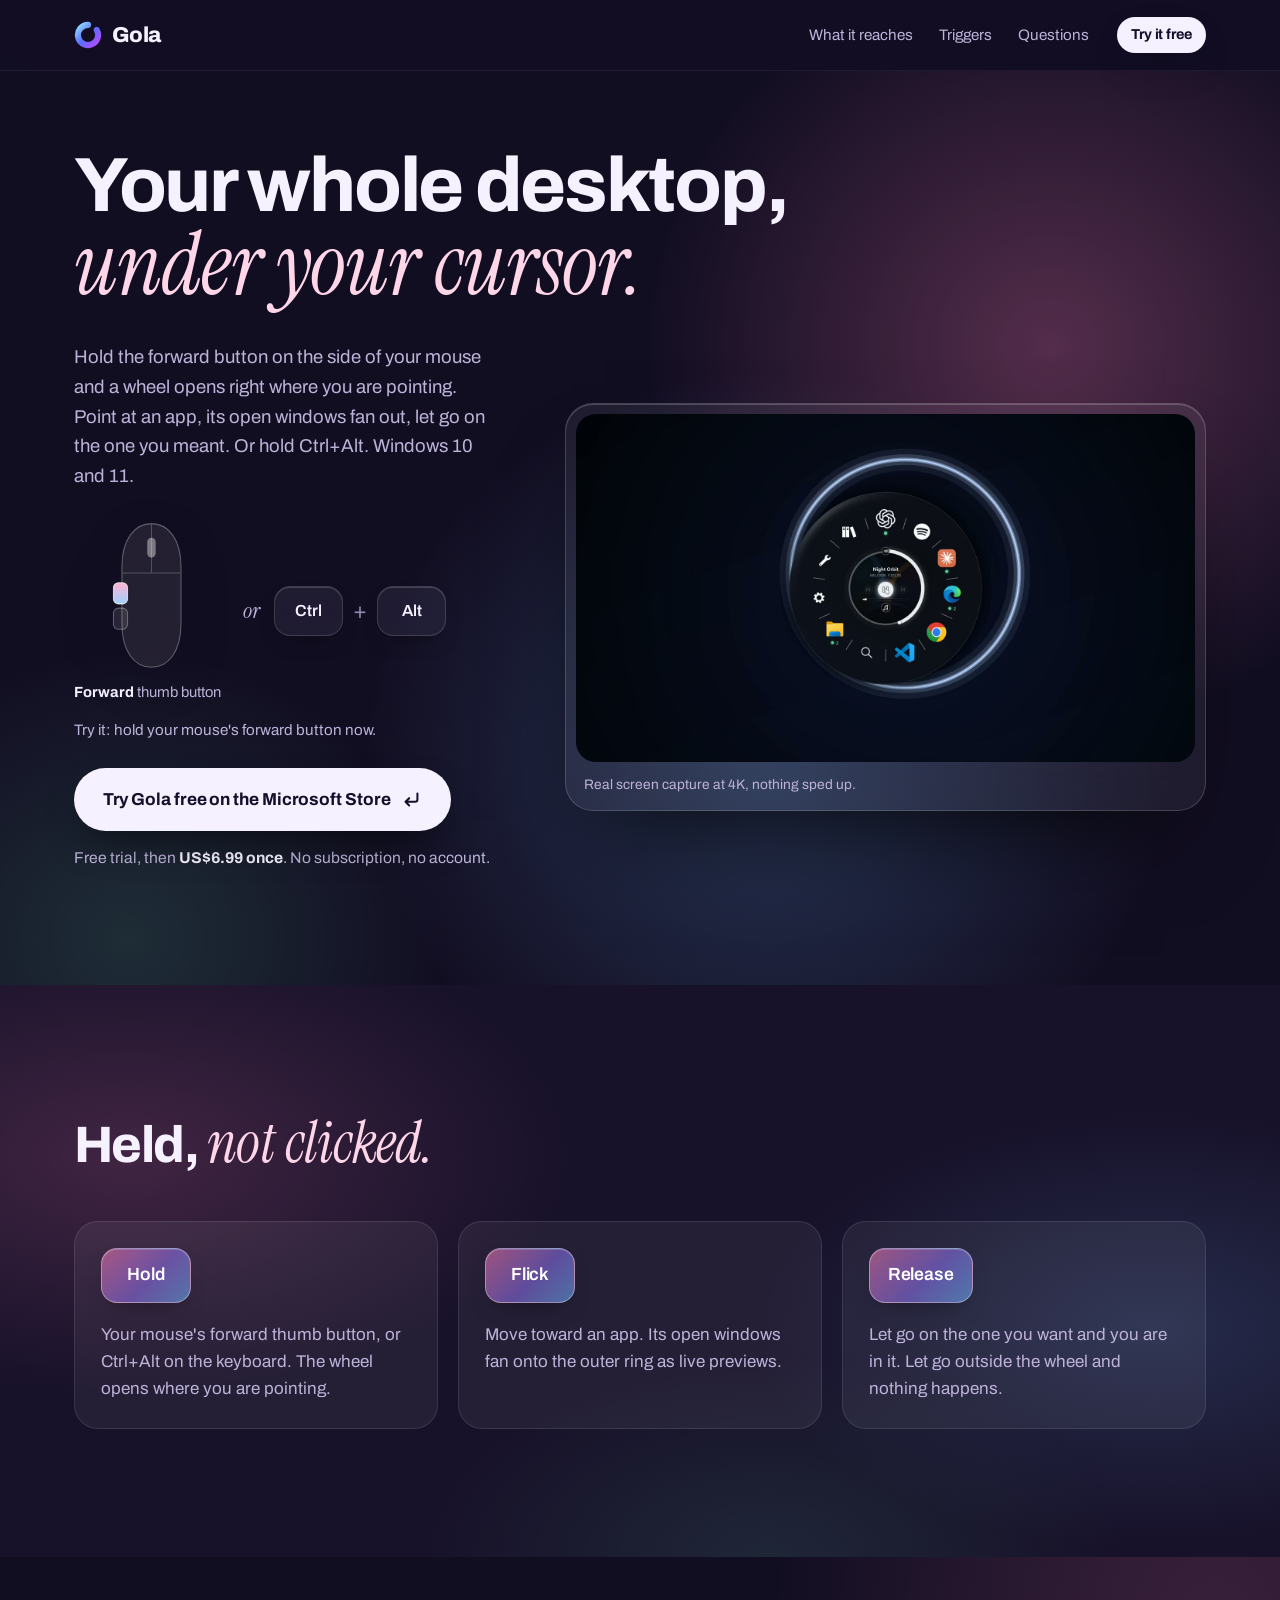
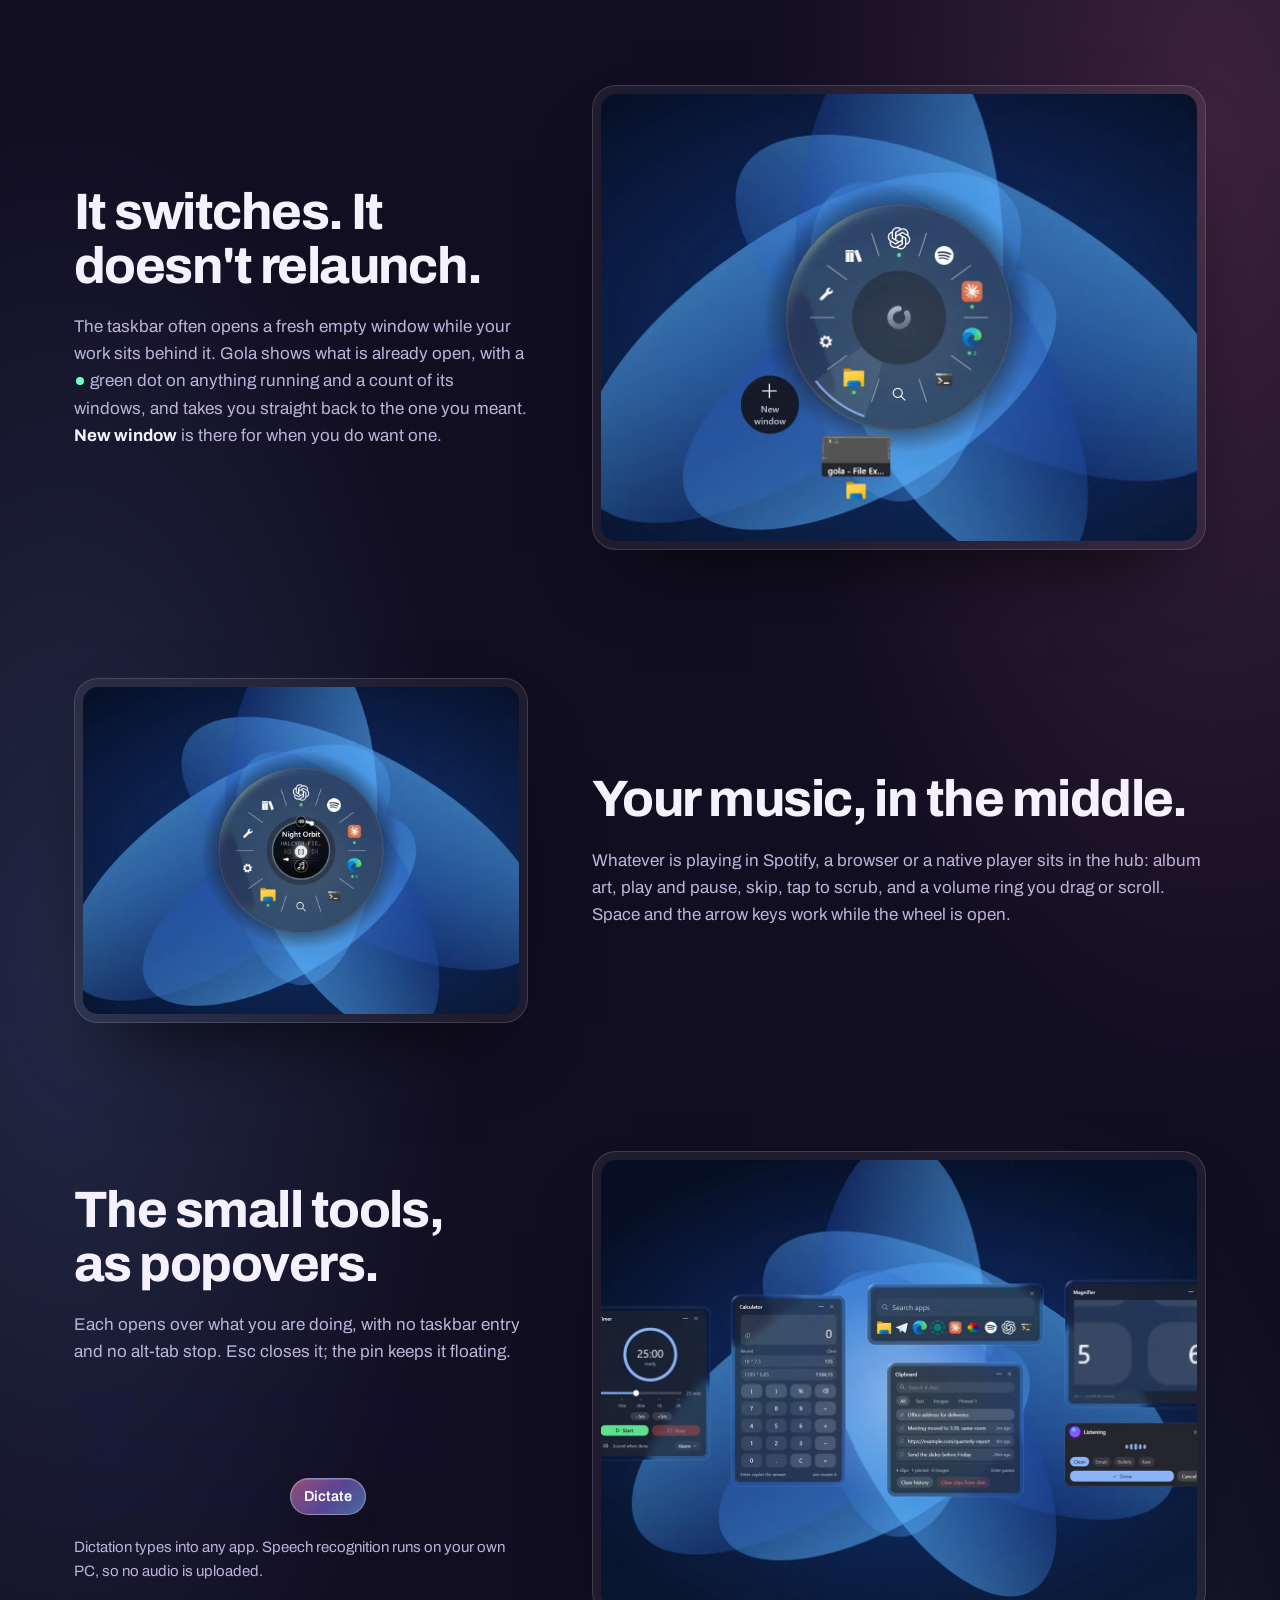
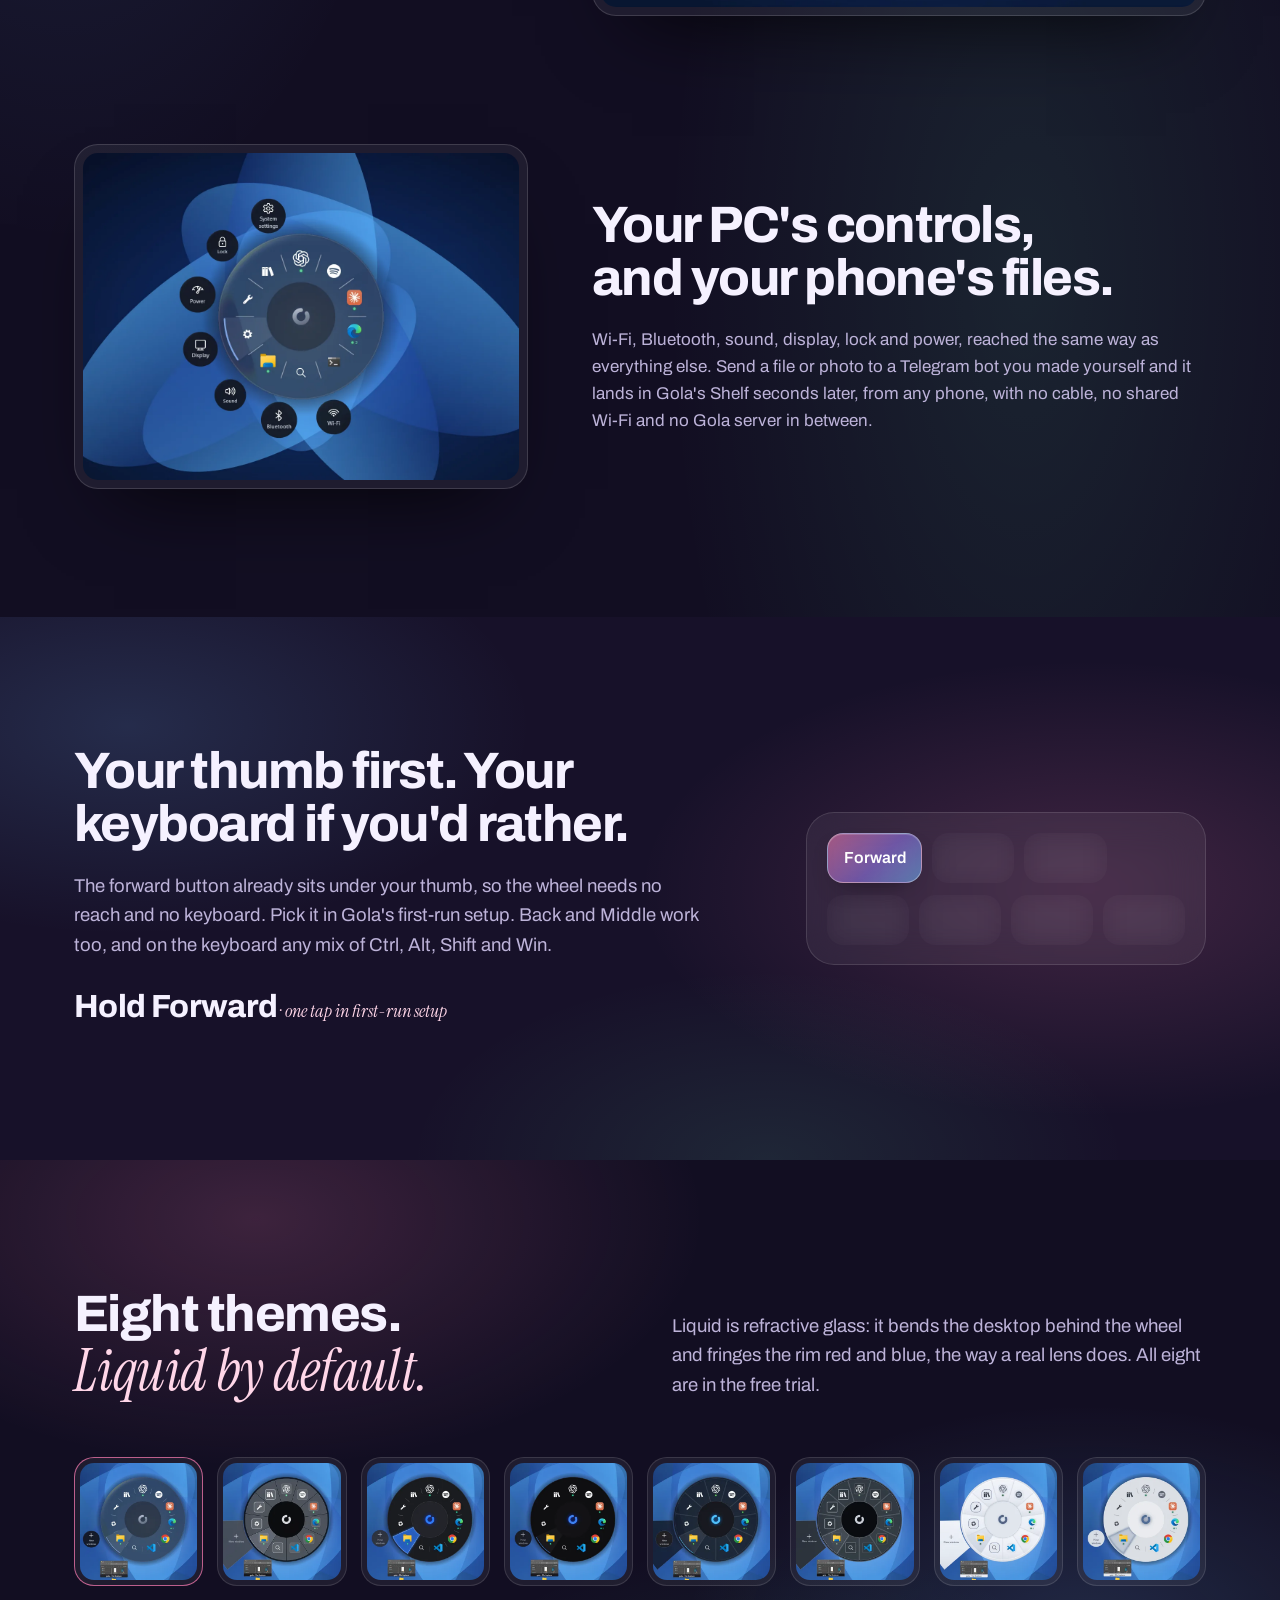
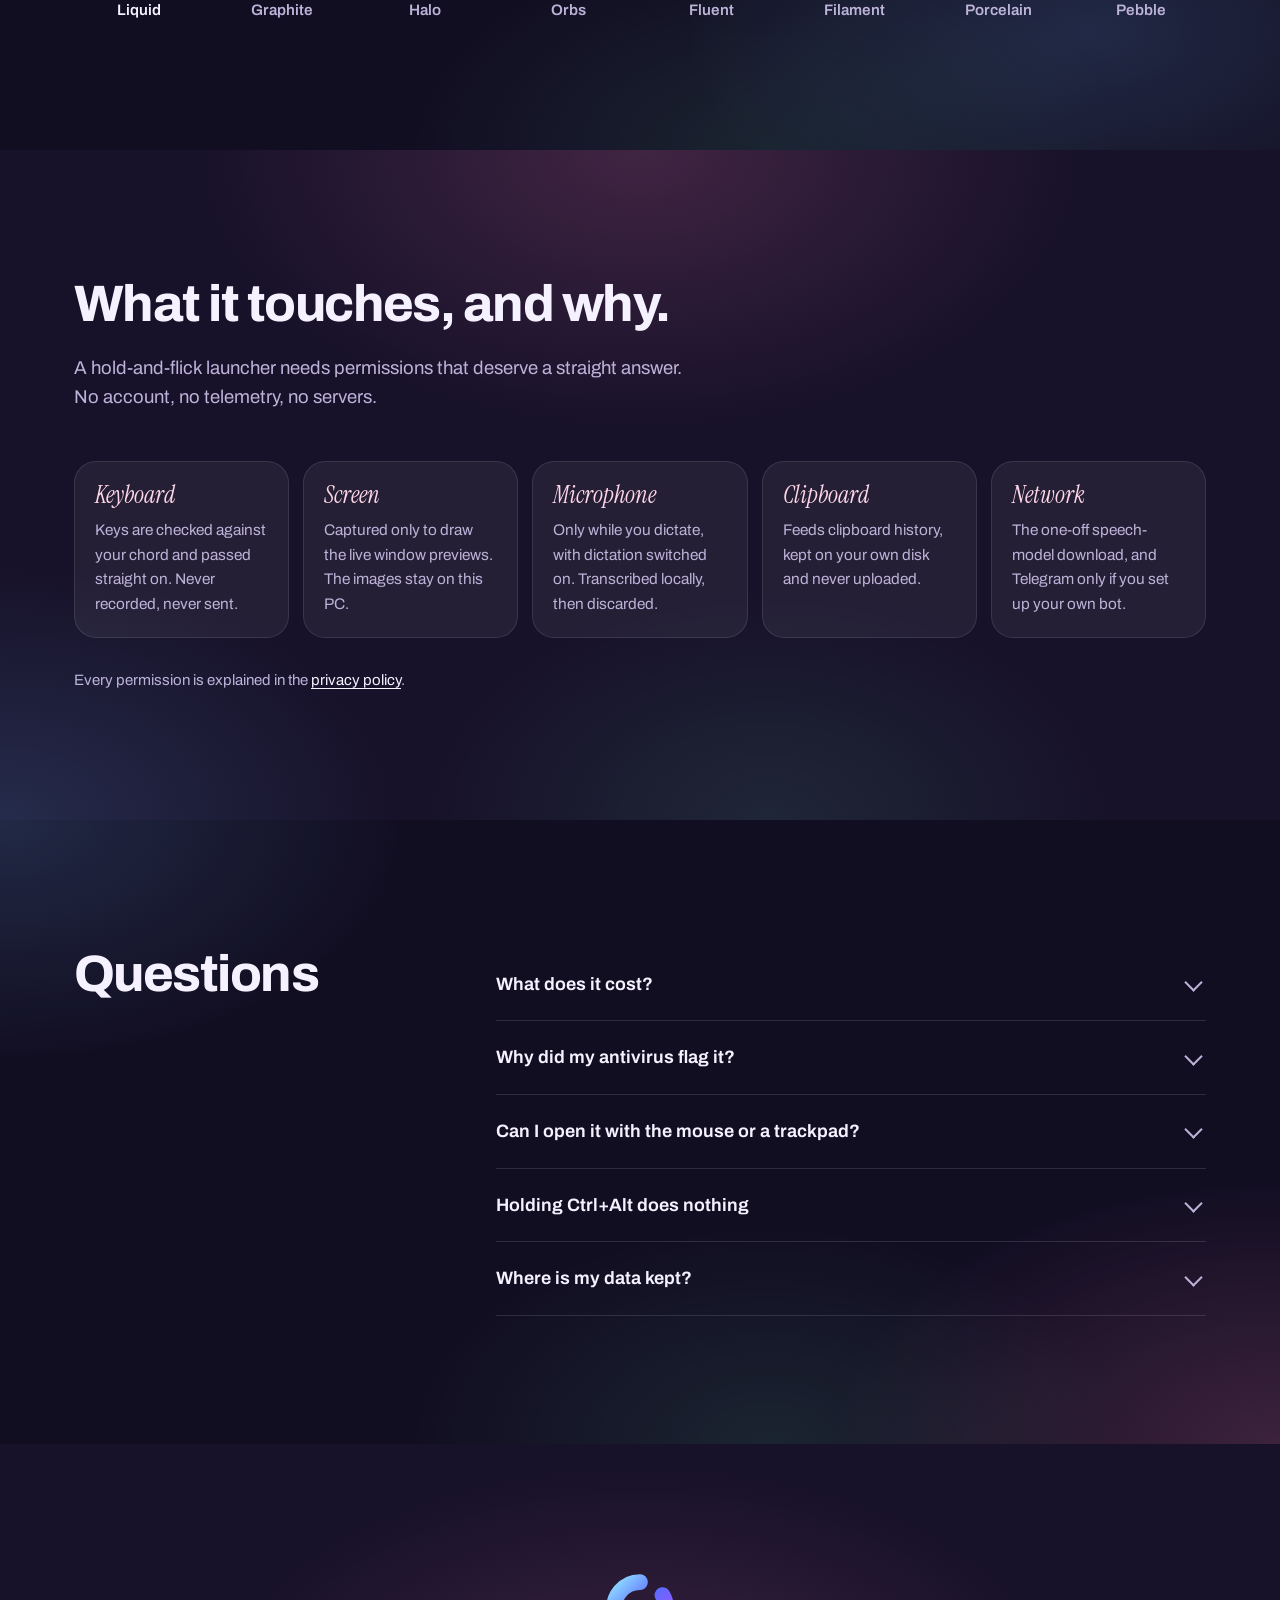
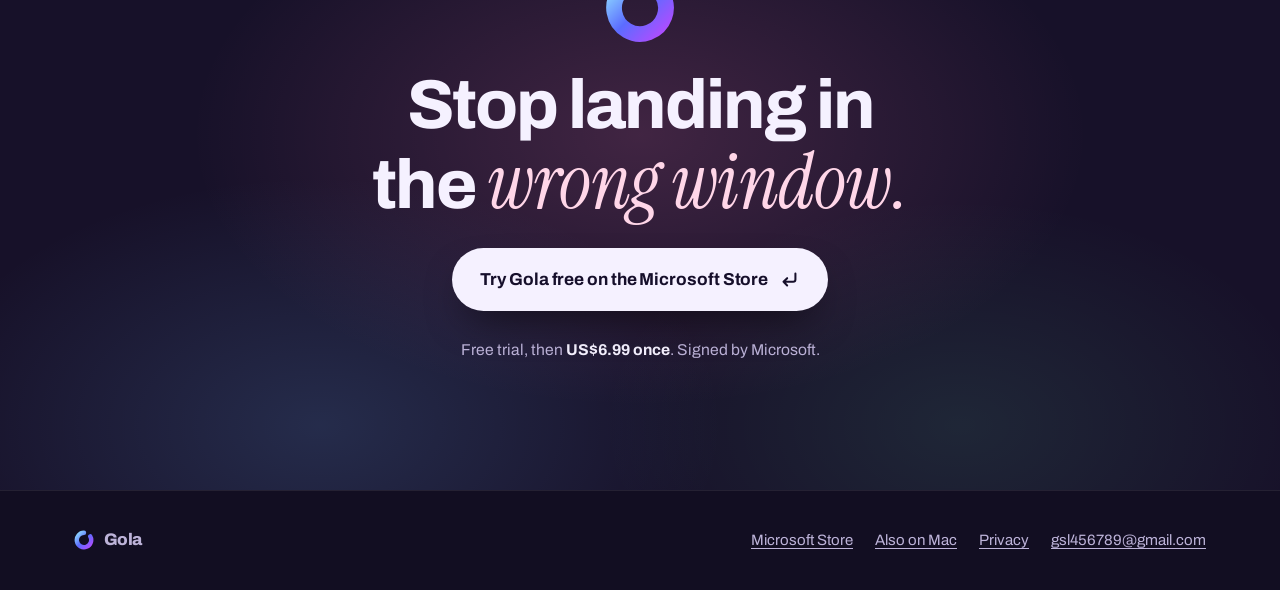
<file: index.html>
<!doctype html>
<html lang="en">
<head>
  <meta charset="utf-8">
  <meta name="viewport" content="width=device-width, initial-scale=1">
  <title>Gola — your whole desktop, under your cursor</title>
  <meta name="description" content="Hold a key chord or a mouse button and a wheel opens right where you are pointing. Point at an app, its open windows fan out, release on the one you meant. For Windows 10 and 11.">
  <meta name="theme-color" content="#120E22">
  <link rel="canonical" href="https://gsl0001.github.io/gola/">
  <link rel="icon" type="image/png" href="assets/icons/favicon.png">
  <link rel="preconnect" href="https://fonts.googleapis.com">
  <link rel="preconnect" href="https://fonts.gstatic.com" crossorigin>
  <link rel="stylesheet" href="https://fonts.googleapis.com/css2?family=Archivo:wdth,wght@62..125,400..900&family=Instrument+Serif:ital@1&display=swap">
  <link rel="stylesheet" href="styles.css?v=201">
  <link rel="preload" as="image" href="assets/v109/hero.jpg">

  <meta property="og:title" content="Gola — your whole desktop, under your cursor">
  <meta property="og:description" content="A wheel under your cursor that switches to the window you already have open. No account, no telemetry, no servers.">
  <meta property="og:type" content="website">
  <meta property="og:url" content="https://gsl0001.github.io/gola/">
  <meta property="og:image" content="https://gsl0001.github.io/gola/assets/v107/og.jpg">
  <meta name="twitter:card" content="summary_large_image">
</head>
<body>
<!--
THESIS: the whole desktop under your thumb. Lead with the mouse forward button, Ctrl+Alt second, real desk footage beside it.
OWN-WORLD: Dark Aurora (user pick 2026-10-11, from Pinterest-sourced options): aubergine night #120E22, pink/sky/mint aurora light pooled behind each section, frosted glass panels, one pale Store pill; Archivo + Instrument Serif italic accents.
STORY: see the wheel working, learn the thumb gesture, see what it reaches, trust it (privacy, price), get it from the Store.
FIRST VIEWPORT: two-line headline across; left: lede, mouse with lit forward button, "or" Ctrl+Alt, Store pill + price; right: footage on a glass slab.
FORM: user-directed theme ("D, but darker"), replacing Keycap Set (seed 8dfe7fc5).
FINISH: unreviewed and undocumented is unfinished; this build ends with the finish review, the verdict, DESIGN.md, and every shipping raster carrying its provenance
-->

<a class="skip-link" href="#main">Skip to content</a>

<svg width="0" height="0" aria-hidden="true" style="position:absolute">
  <defs>
    <linearGradient id="ring" x1="0" y1="0" x2="1" y2="1">
      <stop offset="0%" stop-color="#8FDCFF"/><stop offset="50%" stop-color="#5B6CFF"/><stop offset="100%" stop-color="#B44BFF"/>
    </linearGradient>
    <symbol id="mark" viewBox="0 0 32 32">
      <path d="M25.98 10.24 A11.52 11.52 0 1 1 16.00 4.48" fill="none" stroke="url(#ring)" stroke-width="7" stroke-linecap="round"/>
    </symbol>
    <symbol id="ret" viewBox="0 0 24 24">
      <path d="M19 5v6.5a2.5 2.5 0 0 1-2.5 2.5H6m0 0 4-4m-4 4 4 4" fill="none" stroke="currentColor" stroke-width="2.2" stroke-linecap="round" stroke-linejoin="round"/>
    </symbol>
  </defs>
</svg>

<header class="topbar">
  <div class="shell topbar-in">
    <a class="brand" href="#top" aria-label="Gola, home">
      <svg width="28" height="28" aria-hidden="true"><use href="#mark"/></svg>
      Gola
    </a>
    <nav class="topnav" aria-label="Sections">
      <a href="#reach">What it reaches</a>
      <a href="#chord">Triggers</a>
      <a href="#faq">Questions</a>
    </nav>
    <a class="key key-enter key-sm" href="https://apps.microsoft.com/detail/9NGHFH4J7JMD?cid=site-top" data-goatcounter-click="store-top"><span class="cap">Try it free</span></a>
  </div>
</header>

<main id="main">

  <section class="hero field-mod" id="top">
    <div class="shell hero-in">
      <h1>Your whole desktop,<br class="br-wide"> <i>under your cursor.</i></h1>
      <div class="hero-copy">
        <p class="lede">
          Hold the forward button on the side of your mouse and a wheel opens right where you are
          pointing. Point at an app, its open windows fan out, let go on the one you meant.
          Or hold Ctrl+Alt. Windows&nbsp;10 and&nbsp;11.
        </p>

        <div class="trigger" data-chord>
          <button class="mouse" type="button" data-key="Forward" aria-pressed="false" aria-label="Forward mouse button: press and hold">
            <svg viewBox="14 0 120 220" width="120" height="220" aria-hidden="true">
              <defs>
                <linearGradient id="lit" x1="0" y1="0" x2="0" y2="1">
                  <stop offset="0%" stop-color="#FFB3D4"/><stop offset="100%" stop-color="#9FD0FF"/>
                </linearGradient>
              </defs>
              <path class="m-body" d="M38 70 C38 30 56 8 80 8 C104 8 122 30 122 70 L122 150 C122 190 104 212 80 212 C56 212 38 190 38 150 Z"/>
              <path class="m-line" d="M80 9 V78 M39 78 H121" stroke-width="1.5" fill="none"/>
              <rect class="m-wheel" x="74" y="28" width="12" height="28" rx="6"/>
              <rect class="m-fwd" x="26" y="92" width="20" height="30" rx="7"/>
              <rect class="m-back" x="26" y="128" width="20" height="30" rx="7"/>
            </svg>
            <span class="mouse-label"><b>Forward</b> thumb button</span>
          </button>
          <div class="alt-chord">
            <span class="or">or</span>
            <span class="pair">
              <button class="key key-md" type="button" data-key="Control" aria-pressed="false"><span class="cap"><span class="legend">Ctrl</span></span></button>
              <span class="plus" aria-hidden="true">+</span>
              <button class="key key-md" type="button" data-key="Alt" aria-pressed="false"><span class="cap"><span class="legend">Alt</span></span></button>
            </span>
          </div>
          <p class="chord-say" aria-live="polite" data-say>Try it: hold your mouse's forward button now.</p>
        </div>

        <div class="buy">
          <a class="key key-enter key-lg" href="https://apps.microsoft.com/detail/9NGHFH4J7JMD?cid=site-hero" data-goatcounter-click="store-hero">
            <span class="cap">Try Gola free on the Microsoft Store <svg width="22" height="22" aria-hidden="true"><use href="#ret"/></svg></span>
          </a>
          <p class="price">Free trial, then <b>US$6.99 once</b>. No subscription, no account.</p>
        </div>
      </div>

      <figure class="case">
        <video autoplay muted loop playsinline preload="metadata" poster="assets/v109/hero.jpg" data-film
               aria-label="The Gola wheel opening under the cursor, playing music in its centre with play and volume controls, then fanning out the Tools ring and opening the timer">
          <source src="assets/v109/hero.mp4" type="video/mp4">
        </video>
        <figcaption>Real screen capture at 4K, nothing sped up.</figcaption>
      </figure>
    </div>
  </section>

  <section class="field-alpha" id="how" aria-labelledby="how-h">
    <div class="shell">
      <h2 id="how-h">Held, <i>not clicked.</i></h2>
      <ol class="stroke" data-stroke>
        <li>
          <span class="key key-md"><span class="cap"><span class="legend">Hold</span></span></span>
          <p>Your mouse's forward thumb button, or Ctrl+Alt on the keyboard. The wheel opens where you are pointing.</p>
        </li>
        <li>
          <span class="key key-md"><span class="cap"><span class="legend">Flick</span></span></span>
          <p>Move toward an app. Its open windows fan onto the outer ring as live previews.</p>
        </li>
        <li>
          <span class="key key-md"><span class="cap"><span class="legend">Release</span></span></span>
          <p>Let go on the one you want and you are in it. Let go outside the wheel and nothing happens.</p>
        </li>
      </ol>
    </div>
  </section>

  <section class="field-mod" id="reach" aria-label="What the wheel reaches">
    <div class="shell">

      <article class="feat">
        <div class="feat-copy">
          <h2>It switches. It doesn't relaunch.</h2>
          <p>The taskbar often opens a fresh empty window while your work sits behind it. Gola shows what is already open, with a <span class="dot" aria-hidden="true"></span>green dot on anything running and a count of its windows, and takes you straight back to the one you meant. <b>New window</b> is there for when you do want one.</p>
        </div>
        <img class="shot" src="assets/v107/fan.webp" width="1200" height="900" loading="lazy"
             alt="The Liquid wheel with File Explorer's open window fanned out beside a New window button">
      </article>

      <article class="feat feat-flip">
        <div class="feat-copy">
          <h2>Your music, in the middle.</h2>
          <p>Whatever is playing in Spotify, a browser or a native player sits in the hub: album art, play and pause, skip, tap to scrub, and a volume ring you drag or scroll. Space and the arrow keys work while the wheel is open.</p>
        </div>
        <img class="shot" src="assets/v107/media.webp" width="1200" height="900" loading="lazy"
             alt="The wheel's centre showing the playing track with play controls and a volume ring">
      </article>

      <article class="feat">
        <div class="feat-copy">
          <h2>The small tools, as popovers.</h2>
          <p>Each opens over what you are doing, with no taskbar entry and no alt-tab stop. Esc closes it; the pin keeps it floating.</p>
          <ul class="novelties" aria-label="Built-in tools">
            <li><span class="key key-sm"><span class="cap">Timer</span></span></li>
            <li><span class="key key-sm"><span class="cap">Calculator</span></span></li>
            <li><span class="key key-sm"><span class="cap">Clipboard</span></span></li>
            <li><span class="key key-sm"><span class="cap">Quick note</span></span></li>
            <li><span class="key key-sm"><span class="cap">Screenshot</span></span></li>
            <li><span class="key key-sm"><span class="cap">Magnifier</span></span></li>
            <li><span class="key key-sm"><span class="cap">Colour</span></span></li>
            <li><span class="key key-sm"><span class="cap">Caffeine</span></span></li>
            <li><span class="key key-sm"><span class="cap">Focus dim</span></span></li>
            <li><span class="key key-sm"><span class="cap">App search</span></span></li>
            <li><span class="key key-sm key-lit"><span class="cap">Dictate</span></span></li>
          </ul>
          <p class="fine">Dictation types into any app. Speech recognition runs on your own PC, so no audio is uploaded.</p>
        </div>
        <img class="shot" src="assets/v107/tools.webp" width="1200" height="900" loading="lazy"
             alt="Gola's timer, calculator, app search, clipboard history, magnifier and dictation popovers floating over the desktop">
      </article>

      <article class="feat feat-flip">
        <div class="feat-copy">
          <h2>Your PC's controls, and your phone's files.</h2>
          <p>Wi-Fi, Bluetooth, sound, display, lock and power, reached the same way as everything else. Send a file or photo to a Telegram bot you made yourself and it lands in Gola's Shelf seconds later, from any phone, with no cable, no shared Wi-Fi and no Gola server in between.</p>
        </div>
        <img class="shot" src="assets/v107/system.webp" width="1200" height="900" loading="lazy"
             alt="The System section fanned out: settings, lock, power, display, sound, Bluetooth and Wi-Fi">
      </article>

    </div>
  </section>

  <section class="field-alpha" id="chord" aria-labelledby="chord-h">
    <div class="shell chord-in">
      <div>
        <h2 id="chord-h">Your thumb first. Your keyboard if you'd rather.</h2>
        <p class="lede">The forward button already sits under your thumb, so the wheel needs no reach and no keyboard. Pick it in Gola's first-run setup. Back and Middle work too, and on the keyboard any mix of Ctrl, Alt, Shift and Win.</p>
        <p class="chord-out" aria-live="polite" data-chord-out>Hold Forward</p>
      </div>
      <div class="board" data-board>
        <div class="board-row" role="group" aria-label="Mouse buttons">
          <button class="key key-md" type="button" data-mouse="Forward" aria-pressed="true"><span class="cap"><span class="legend">Forward</span></span></button>
          <button class="key key-md" type="button" data-mouse="Back" aria-pressed="false"><span class="cap"><span class="legend">Back</span></span></button>
          <button class="key key-md" type="button" data-mouse="Middle" aria-pressed="false"><span class="cap"><span class="legend">Middle</span></span></button>
        </div>
        <div class="board-row" role="group" aria-label="Keyboard modifiers">
          <button class="key key-md" type="button" data-mod="Ctrl" aria-pressed="false"><span class="cap"><span class="legend">Ctrl</span></span></button>
          <button class="key key-md" type="button" data-mod="Alt" aria-pressed="false"><span class="cap"><span class="legend">Alt</span></span></button>
          <button class="key key-md" type="button" data-mod="Shift" aria-pressed="false"><span class="cap"><span class="legend">Shift</span></span></button>
          <button class="key key-md" type="button" data-mod="Win" aria-pressed="false"><span class="cap"><span class="legend">Win</span></span></button>
        </div>
      </div>
    </div>
  </section>

  <section class="field-mod" id="themes" aria-labelledby="themes-h">
    <div class="shell">
      <div class="split-head">
        <h2 id="themes-h">Eight themes. <i>Liquid by default.</i></h2>
        <p class="lede">Liquid is refractive glass: it bends the desktop behind the wheel and fringes the rim red and blue, the way a real lens does. All eight are in the free trial.</p>
      </div>
      <ul class="colorways">
        <li class="is-default"><img src="assets/v107/themes/liquid.webp" width="400" height="400" loading="lazy" alt=""><span>Liquid</span></li>
        <li><img src="assets/v107/themes/graphite.webp" width="400" height="400" loading="lazy" alt=""><span>Graphite</span></li>
        <li><img src="assets/v107/themes/halo.webp" width="400" height="400" loading="lazy" alt=""><span>Halo</span></li>
        <li><img src="assets/v107/themes/orbs.webp" width="400" height="400" loading="lazy" alt=""><span>Orbs</span></li>
        <li><img src="assets/v107/themes/fluent.webp" width="400" height="400" loading="lazy" alt=""><span>Fluent</span></li>
        <li><img src="assets/v107/themes/filament.webp" width="400" height="400" loading="lazy" alt=""><span>Filament</span></li>
        <li><img src="assets/v107/themes/porcelain.webp" width="400" height="400" loading="lazy" alt=""><span>Porcelain</span></li>
        <li><img src="assets/v107/themes/pebble.webp" width="400" height="400" loading="lazy" alt=""><span>Pebble</span></li>
      </ul>
    </div>
  </section>

  <section class="field-alpha" id="privacy" aria-labelledby="privacy-h">
    <div class="shell">
      <h2 id="privacy-h">What it touches, and why.</h2>
      <p class="lede">A hold-and-flick launcher needs permissions that deserve a straight answer. No account, no telemetry, no servers.</p>
      <dl class="legend-sheet">
        <div><dt>Keyboard</dt><dd>Keys are checked against your chord and passed straight on. Never recorded, never sent.</dd></div>
        <div><dt>Screen</dt><dd>Captured only to draw the live window previews. The images stay on this PC.</dd></div>
        <div><dt>Microphone</dt><dd>Only while you dictate, with dictation switched on. Transcribed locally, then discarded.</dd></div>
        <div><dt>Clipboard</dt><dd>Feeds clipboard history, kept on your own disk and never uploaded.</dd></div>
        <div><dt>Network</dt><dd>The one-off speech-model download, and Telegram only if you set up your own bot.</dd></div>
      </dl>
      <p class="fine">Every permission is explained in the <a href="https://gist.github.com/gsl0001/0c2ba872f82c192507a5e0ded852b368" target="_blank" rel="noopener">privacy policy</a>.</p>
    </div>
  </section>

  <section class="field-mod" id="faq" aria-labelledby="faq-h">
    <div class="shell faq">
      <h2 id="faq-h">Questions</h2>
      <div>
        <details>
          <summary>What does it cost?</summary>
          <p>Gola has a free trial on the Microsoft Store. After that it's US$6.99, paid once, and updates arrive through the Store. There is no subscription.</p>
        </details>
        <details>
          <summary>Why did my antivirus flag it?</summary>
          <p>A keyboard hook, screen capture for the previews and launching apps together look like what antivirus engines watch for. A hold-and-flick launcher needs all three. The Store build is signed by Microsoft.</p>
        </details>
        <details>
          <summary>Can I open it with the mouse or a trackpad?</summary>
          <p>Yes. In Settings, pick Back, Forward or Middle and hold it instead of a key chord. Gola takes that button over, so it stops doing browser back or forward. On a trackpad, map a three-finger tap to middle-click in Windows settings and choose Middle.</p>
        </details>
        <details>
          <summary>Holding Ctrl+Alt does nothing</summary>
          <p>Keyboard layouts with an AltGr key report it as Ctrl+Alt. Change the chord in Settings → Keymap, for example to <kbd>Ctrl</kbd>+<kbd>Shift</kbd>.</p>
        </details>
        <details>
          <summary>Where is my data kept?</summary>
          <p>Settings live in <code>%APPDATA%\Gola\</code>. Screenshots, notes and Shelf files live in <code>%USERPROFILE%\Gola\</code>. Nothing is uploaded.</p>
        </details>
      </div>
    </div>
  </section>

  <section class="field-alpha final" aria-labelledby="final-h">
    <div class="shell final-in">
      <svg width="72" height="72" aria-hidden="true"><use href="#mark"/></svg>
      <h2 id="final-h">Stop landing in the <i>wrong window.</i></h2>
      <a class="key key-enter key-lg" href="https://apps.microsoft.com/detail/9NGHFH4J7JMD?cid=site-get" data-goatcounter-click="store-get">
        <span class="cap">Try Gola free on the Microsoft Store <svg width="22" height="22" aria-hidden="true"><use href="#ret"/></svg></span>
      </a>
      <p class="price">Free trial, then <b>US$6.99 once</b>. Signed by Microsoft.</p>
    </div>
  </section>

</main>

<footer class="foot field-mod">
  <div class="shell foot-in">
    <span class="brand brand-quiet"><svg width="20" height="20" aria-hidden="true"><use href="#mark"/></svg>Gola</span>
    <nav aria-label="Footer">
      <a href="https://apps.microsoft.com/detail/9NGHFH4J7JMD?cid=site-footer" data-goatcounter-click="store-footer">Microsoft Store</a>
      <a href="mac/">Also on Mac</a>
      <a href="https://gist.github.com/gsl0001/0c2ba872f82c192507a5e0ded852b368" target="_blank" rel="noopener">Privacy</a>
      <a href="mailto:gsl456789@gmail.com">gsl456789@gmail.com</a>
    </nav>
  </div>
</footer>

<script src="keys.js?v=113" defer></script>
<script data-goatcounter="https://gola.goatcounter.com/count" async src="https://gc.zgo.at/count.js"></script>
</body>
</html>
</file>
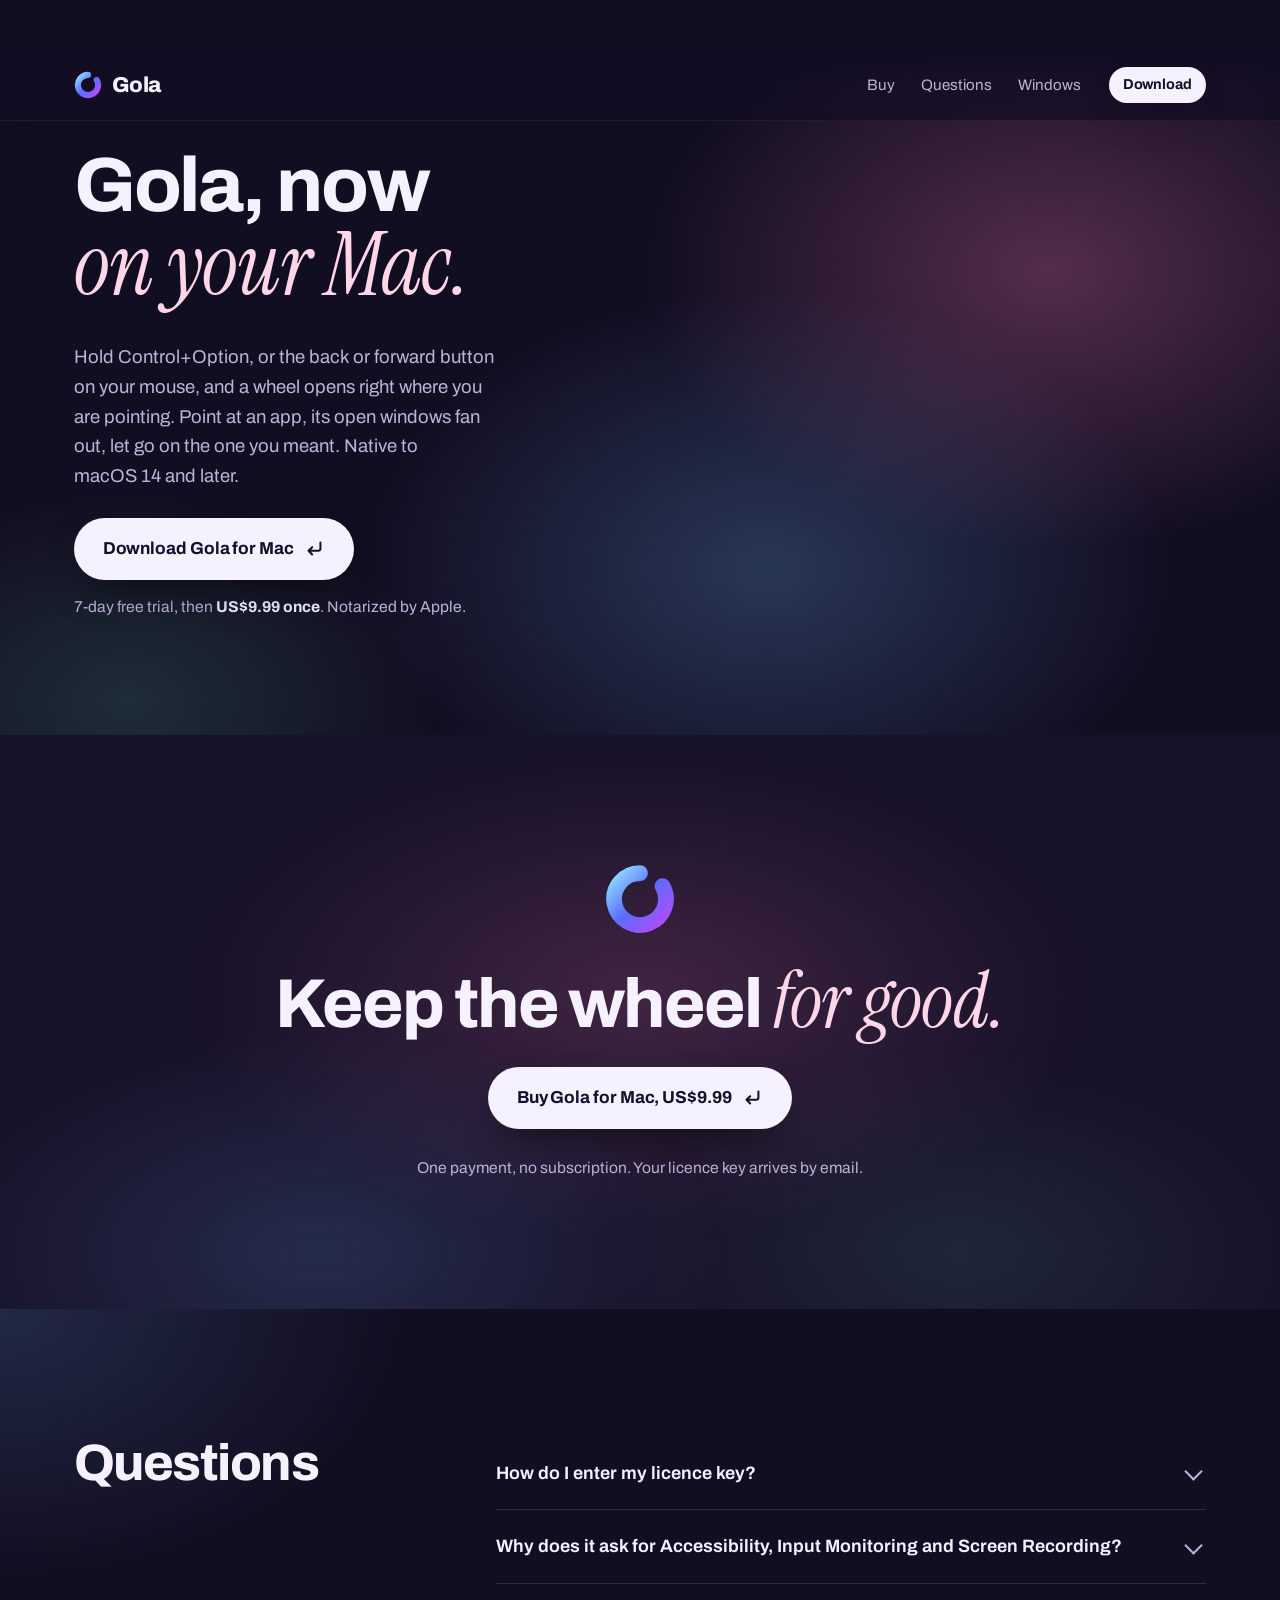
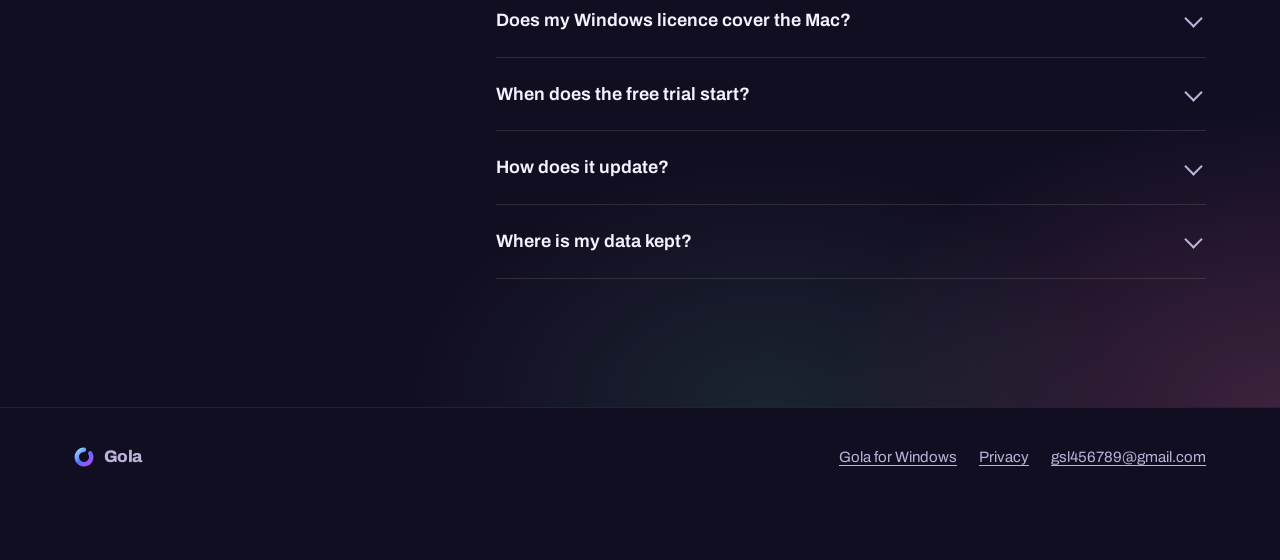
<file: buy/index.html>
<!doctype html>
<html lang="en">
<head>
  <meta charset="utf-8">
  <meta name="viewport" content="width=device-width, initial-scale=1">
  <title>Buy Gola for Mac</title>
  <meta http-equiv="refresh" content="0; url=../mac/#buy">
  <link rel="canonical" href="https://gsl0001.github.io/gola/mac/">
</head>
<body>
  <p><a href="../mac/#buy">Buy Gola for Mac</a></p>
</body>
</html>
</file>
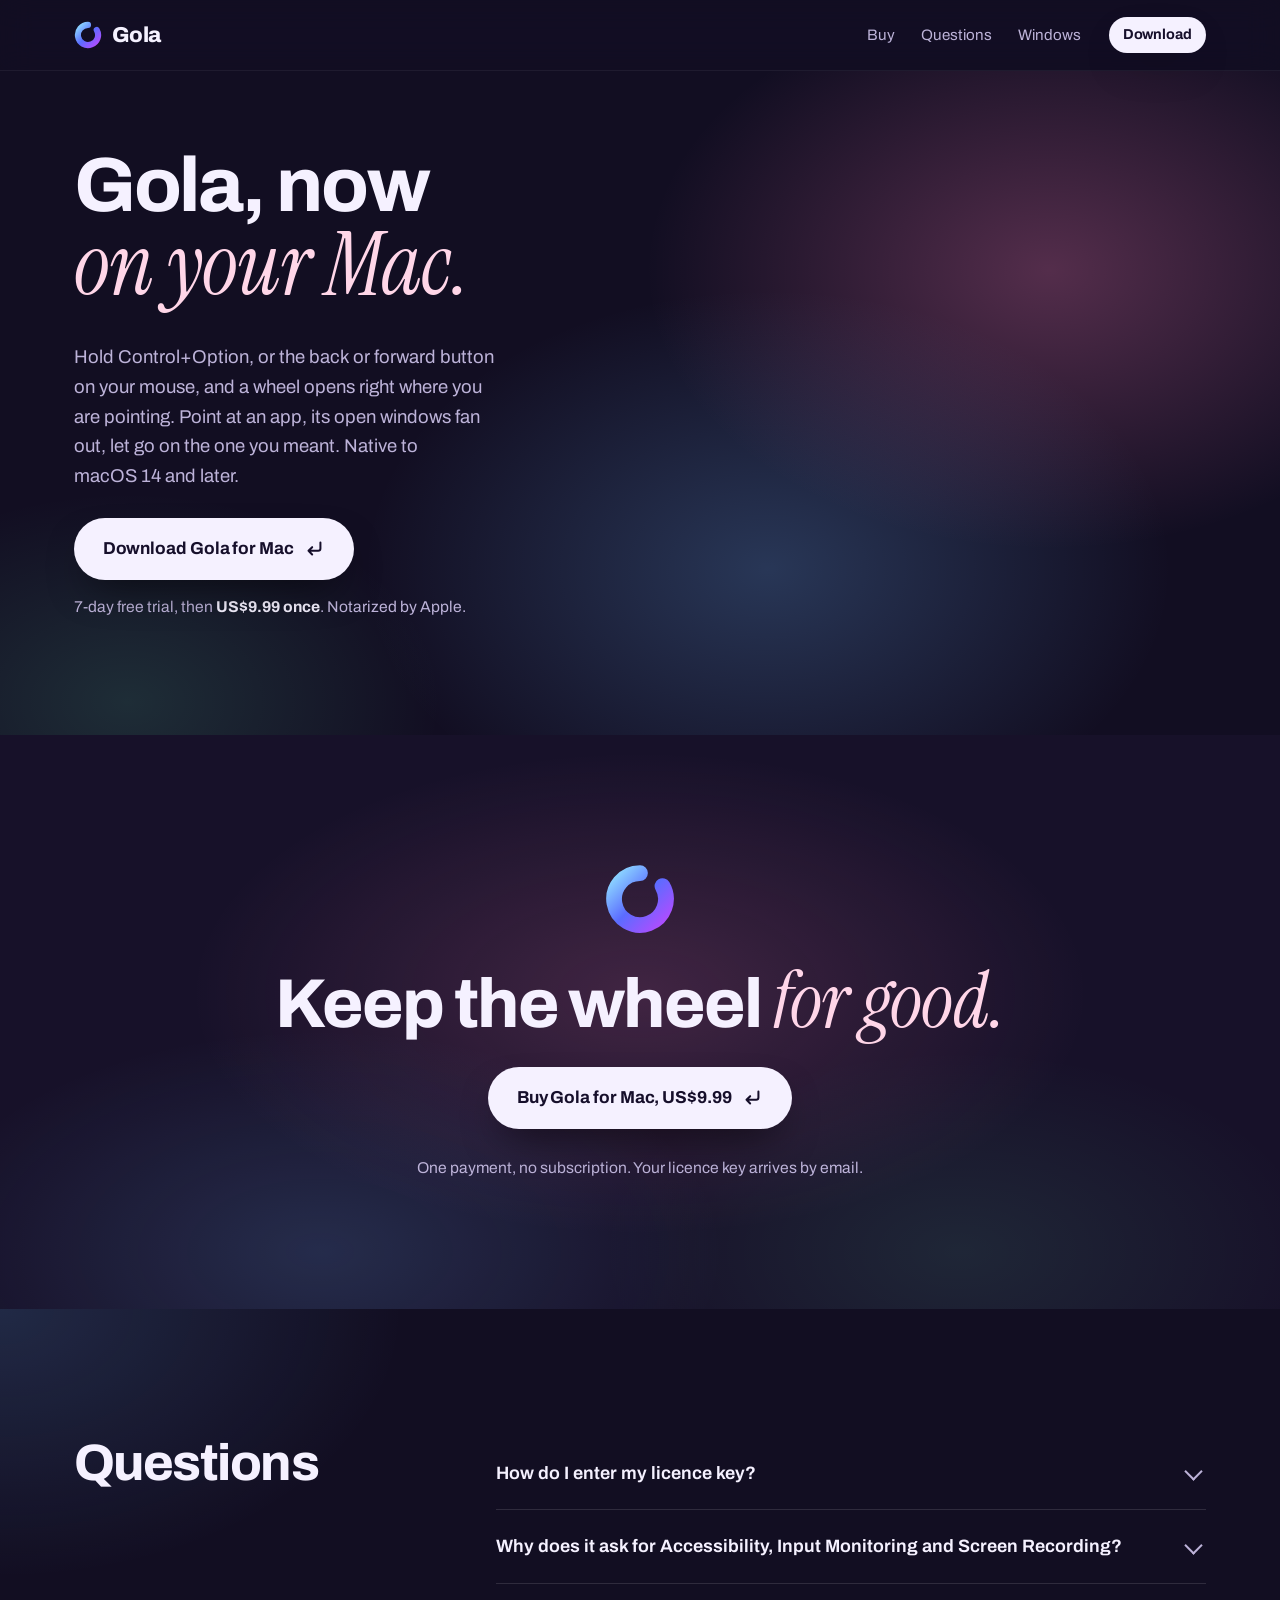
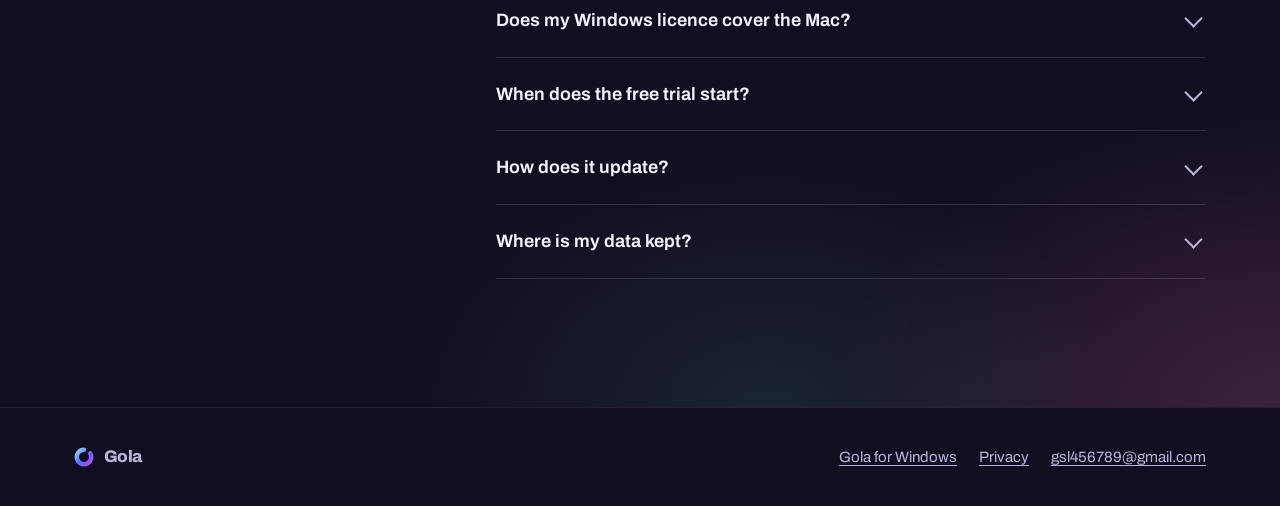
<file: mac/index.html>
<!doctype html>
<html lang="en">
<head>
  <meta charset="utf-8">
  <meta name="viewport" content="width=device-width, initial-scale=1">
  <title>Gola for Mac</title>
  <meta name="description" content="Hold Control+Option or a mouse thumb button and a wheel opens under your cursor. Gola for macOS 14 and later: 7-day free trial, then US$9.99 once.">
  <meta name="theme-color" content="#120E22">
  <link rel="canonical" href="https://gsl0001.github.io/gola/mac/">
  <link rel="icon" type="image/png" href="../assets/icons/favicon.png">
  <link rel="preconnect" href="https://fonts.googleapis.com">
  <link rel="preconnect" href="https://fonts.gstatic.com" crossorigin>
  <link rel="stylesheet" href="https://fonts.googleapis.com/css2?family=Archivo:wdth,wght@62..125,400..900&family=Instrument+Serif:ital@1&display=swap">
  <link rel="stylesheet" href="../styles.css?v=201">

  <meta property="og:title" content="Gola for Mac">
  <meta property="og:description" content="A wheel under your cursor that switches to the window you already have open. Now on macOS.">
  <meta property="og:type" content="website">
  <meta property="og:url" content="https://gsl0001.github.io/gola/mac/">
  <meta property="og:image" content="https://gsl0001.github.io/gola/assets/v107/og.jpg">
  <meta name="twitter:card" content="summary_large_image">
</head>
<body>

<a class="skip-link" href="#main">Skip to content</a>

<svg width="0" height="0" aria-hidden="true" style="position:absolute">
  <defs>
    <linearGradient id="ring" x1="0" y1="0" x2="1" y2="1">
      <stop offset="0%" stop-color="#8FDCFF"/><stop offset="50%" stop-color="#5B6CFF"/><stop offset="100%" stop-color="#B44BFF"/>
    </linearGradient>
    <symbol id="mark" viewBox="0 0 32 32">
      <path d="M25.98 10.24 A11.52 11.52 0 1 1 16.00 4.48" fill="none" stroke="url(#ring)" stroke-width="7" stroke-linecap="round"/>
    </symbol>
    <symbol id="ret" viewBox="0 0 24 24">
      <path d="M19 5v6.5a2.5 2.5 0 0 1-2.5 2.5H6m0 0 4-4m-4 4 4 4" fill="none" stroke="currentColor" stroke-width="2.2" stroke-linecap="round" stroke-linejoin="round"/>
    </symbol>
  </defs>
</svg>

<header class="topbar">
  <div class="shell topbar-in">
    <a class="brand" href="../" aria-label="Gola, home">
      <svg width="28" height="28" aria-hidden="true"><use href="#mark"/></svg>
      Gola
    </a>
    <nav class="topnav" aria-label="Sections">
      <a href="#buy">Buy</a>
      <a href="#faq">Questions</a>
      <a href="../">Windows</a>
    </nav>
    <a class="key key-enter key-sm" href="https://github.com/gsl0001/gola-mac-releases/releases/latest" data-goatcounter-click="mac-download-top"><span class="cap">Download</span></a>
  </div>
</header>

<main id="main">

  <section class="hero field-mod" id="top">
    <div class="shell hero-in">
      <h1>Gola, now<br class="br-wide"> <i>on your Mac.</i></h1>
      <div class="hero-copy">
        <p class="lede">
          Hold Control+Option, or the back or forward button on your mouse, and a wheel opens right
          where you are pointing. Point at an app, its open windows fan out, let go on the one you
          meant. Native to macOS&nbsp;14 and later.
        </p>
        <div class="buy">
          <a class="key key-enter key-lg" href="https://github.com/gsl0001/gola-mac-releases/releases/latest" data-goatcounter-click="mac-download-hero">
            <span class="cap">Download Gola for Mac <svg width="22" height="22" aria-hidden="true"><use href="#ret"/></svg></span>
          </a>
          <p class="price">7-day free trial, then <b>US$9.99 once</b>. Notarized by Apple.</p>
        </div>
      </div>
    </div>
  </section>

  <section class="field-alpha final" id="buy" aria-labelledby="buy-h">
    <div class="shell final-in">
      <svg width="72" height="72" aria-hidden="true"><use href="#mark"/></svg>
      <h2 id="buy-h">Keep the wheel <i>for good.</i></h2>
      <a class="key key-enter key-lg" href="https://buy.stripe.com/9B6aEQ9TKe483ft3b05J600" data-goatcounter-click="mac-buy">
        <span class="cap">Buy Gola for Mac, US$9.99 <svg width="22" height="22" aria-hidden="true"><use href="#ret"/></svg></span>
      </a>
      <p class="price">One payment, no subscription. Your licence key arrives by email.</p>
    </div>
  </section>

  <section class="field-mod" id="faq" aria-labelledby="faq-h">
    <div class="shell faq">
      <h2 id="faq-h">Questions</h2>
      <div>
        <details>
          <summary>How do I enter my licence key?</summary>
          <p>Open Gola's Settings, then General, and choose Enter licence key&hellip; Paste the key that starts with <code>GOLA-</code>. It is checked on your Mac; nothing is sent anywhere.</p>
        </details>
        <details>
          <summary>Why does it ask for Accessibility, Input Monitoring and Screen Recording?</summary>
          <p>Input Monitoring lets Gola notice the chord or mouse button that opens the wheel. Accessibility lets it focus windows and paste dictated text. Screen Recording draws the live window previews and the frosted glass. The setup card walks through each one.</p>
        </details>
        <details>
          <summary>Does my Windows licence cover the Mac?</summary>
          <p>No. The Windows version is sold through the Microsoft Store, and the Mac version is sold here.</p>
        </details>
        <details>
          <summary>When does the free trial start?</summary>
          <p>Seven days, counted from your first pick on the wheel. After that the wheel keeps working; Settings, then General, has a link to buy.</p>
        </details>
        <details>
          <summary>How does it update?</summary>
          <p>Gola checks for updates by itself and asks before installing. You can turn the automatic check off in Settings, then General.</p>
        </details>
        <details>
          <summary>Where is my data kept?</summary>
          <p>Settings live in <code>~/Library/Application Support/Gola/</code>. Nothing is uploaded.</p>
        </details>
      </div>
    </div>
  </section>

</main>

<footer class="foot field-mod">
  <div class="shell foot-in">
    <span class="brand brand-quiet"><svg width="20" height="20" aria-hidden="true"><use href="#mark"/></svg>Gola</span>
    <nav aria-label="Footer">
      <a href="../">Gola for Windows</a>
      <a href="https://gist.github.com/gsl0001/0c2ba872f82c192507a5e0ded852b368" target="_blank" rel="noopener">Privacy</a>
      <a href="mailto:gsl456789@gmail.com">gsl456789@gmail.com</a>
    </nav>
  </div>
</footer>

<script data-goatcounter="https://gola.goatcounter.com/count" async src="https://gc.zgo.at/count.js"></script>
</body>
</html>
</file>
<file: styles.css>
/* Gola site: Dark Aurora.
   A deep aubergine night with pink, sky and mint aurora light pooling behind each section.
   Panels are frosted glass over that light; the one solid thing on the page is the
   pale Store pill. Archivo carries the voice, Instrument Serif italic the accent. */

:root {
  --ground: #120E22;
  --ground-2: #171129;
  --ink: #F5F1FF;
  --ink-dim: #BDB3D9;
  --ink-faint: #8E84AE;
  --blush: #FFD6E8;

  --pink: 255, 126, 182;
  --sky: 111, 184, 255;
  --mint: 111, 255, 194;
  --violet: 155, 123, 255;

  --glass: rgba(255, 255, 255, 0.06);
  --glass-hi: rgba(255, 255, 255, 0.11);
  --glass-line: rgba(255, 255, 255, 0.14);

  --pill: #F5F1FF;
  --pill-ink: #160F2B;
  --running: #6FFFC2;

  --font: "Archivo", "Segoe UI Variable Text", "Segoe UI", system-ui, sans-serif;
  --serif: "Instrument Serif", Georgia, serif;
  --ease: cubic-bezier(0.16, 1, 0.3, 1);
}

* { box-sizing: border-box; }
html { scroll-behavior: smooth; scroll-padding-top: 84px; scrollbar-color: #4A3F6E var(--ground); }
body {
  margin: 0;
  background: var(--ground);
  color: var(--ink);
  font: 400 1.0625rem/1.6 var(--font);
  -webkit-font-smoothing: antialiased;
}
::selection { background: rgba(var(--pink), 0.45); color: #fff; }

.shell { max-width: 1180px; margin: 0 auto; padding-inline: 24px; }

h1, h2, h3 { margin: 0; text-wrap: balance; font-weight: 750; letter-spacing: -0.03em; }
h1 { font-size: clamp(2.7rem, 6vw, 5rem); line-height: 0.98; }
h1 i, h2 i { font-family: var(--serif); font-weight: 400; font-style: italic; letter-spacing: -0.01em; font-size: 1.12em; color: var(--blush); }
h2 { font-size: clamp(2rem, 4vw, 3.2rem); line-height: 1.04; }
p { margin: 0; }
a { color: inherit; text-underline-offset: 0.2em; text-decoration-thickness: 1px; }
img, video { max-width: 100%; height: auto; display: block; }
figure { margin: 0; }
b { font-weight: 700; }
code { font-family: Consolas, "Cascadia Mono", monospace; font-size: 0.88em; color: var(--ink); }
kbd {
  font: 600 0.85em var(--font);
  background: var(--glass-hi); color: var(--ink);
  border: 1px solid var(--glass-line); border-radius: 7px; padding: 0.08em 0.45em;
}

.skip-link { position: absolute; left: -999px; top: 0; z-index: 99; background: var(--pill); color: var(--pill-ink); padding: 8px 16px; }
.skip-link:focus { left: 0; }
:focus-visible { outline: 2px solid var(--blush); outline-offset: 4px; border-radius: 12px; }

/* ── Sections: one night, aurora light moves behind each ─────────── */
section { position: relative; padding-block: clamp(76px, 10vw, 132px); isolation: isolate; }
section::before {
  content: ""; position: absolute; inset: 0; z-index: -1; pointer-events: none;
  background:
    radial-gradient(50% 60% at var(--ax, 80%) var(--ay, 20%), rgba(var(--pink), 0.18), transparent 70%),
    radial-gradient(45% 55% at var(--bx, 15%) var(--by, 70%), rgba(var(--sky), 0.16), transparent 70%),
    radial-gradient(40% 50% at var(--cx, 60%) var(--cy, 100%), rgba(var(--mint), 0.09), transparent 70%);
}
.field-alpha { background: var(--ground-2); }
#how { --ax: 10%; --ay: 30%; --bx: 90%; --by: 60%; }
#reach { --ax: 95%; --ay: 8%; --bx: 5%; --by: 45%; --cx: 80%; --cy: 85%; }
#chord { --ax: 85%; --ay: 50%; --bx: 10%; --by: 20%; }
#themes { --ax: 20%; --ay: 10%; --bx: 85%; --by: 80%; }
#privacy { --ax: 50%; --ay: 0%; --bx: 0%; --by: 100%; }
#faq { --ax: 100%; --ay: 100%; --bx: 0%; --by: 0%; }
.final { --ax: 50%; --ay: 45%; --bx: 25%; --by: 90%; --cx: 75%; --cy: 90%; }

.lede { font-size: 1.16rem; max-width: 34em; color: var(--ink-dim); }
.fine { font-size: 0.94rem; color: var(--ink-dim); }
.price { font-size: 0.98rem; color: var(--ink-dim); font-variant-numeric: tabular-nums; }
.price b { color: var(--ink); }
.dot { display: inline-block; width: 8px; height: 8px; border-radius: 50%; background: var(--running); margin: 0 6px 0 2px; vertical-align: 0.1em; }

/* ── Glass chips and the pill ─────────────────────────────────────
   .key is any pressable chip; .cap is its face. */
.key {
  display: inline-flex; position: relative;
  padding: 0; margin: 0;
  border: 1px solid var(--glass-line);
  border-radius: 999px;
  background: var(--glass);
  backdrop-filter: blur(14px) saturate(1.3);
  box-shadow: inset 0 1px 0 rgba(255, 255, 255, 0.16), 0 10px 24px -14px rgba(0, 0, 0, 0.6);
  color: var(--ink);
  font: inherit; text-decoration: none; cursor: pointer;
  -webkit-tap-highlight-color: transparent;
  transition: background-color 180ms var(--ease), border-color 180ms var(--ease), transform 140ms var(--ease), box-shadow 180ms var(--ease);
  user-select: none;
}
span.key { cursor: default; }
.cap {
  display: inline-flex; align-items: center; justify-content: center; gap: 0.55em;
  width: 100%; padding: 0.5em 1.05em;
  font-weight: 600; letter-spacing: -0.005em;
}
a.key:hover, button.key:hover { background: var(--glass-hi); border-color: rgba(255, 255, 255, 0.24); }
a.key:active, button.key:active, .key.is-down { transform: scale(0.97); }

/* lit: chosen trigger, featured tool, the step being shown */
.key[aria-pressed="true"], .key.key-lit {
  background: linear-gradient(135deg, rgba(var(--pink), 0.55), rgba(var(--violet), 0.5) 55%, rgba(var(--sky), 0.55));
  border-color: rgba(255, 255, 255, 0.35);
  color: #fff;
}
/* the Store pill: the only solid object on the page */
.key.key-enter {
  background: var(--pill); color: var(--pill-ink); border-color: transparent; backdrop-filter: none;
  box-shadow: 0 18px 40px -16px rgba(0, 0, 0, 0.7);
}
.key.key-enter .cap { font-weight: 700; }
a.key.key-enter:hover { background: #fff; }
.board .key[aria-pressed="false"] .cap { color: var(--ink-dim); }

.key-sm .cap { font-size: 0.9rem; padding: 0.4em 0.9em; }
.key-md { border-radius: 16px; }
.key-md .cap { font-size: 1rem; min-width: 5em; padding: 0.7em 1em; }
.key-lg .cap { font-size: 1.08rem; padding: 0.95em 1.6em; }

/* ── Top bar ───────────────────────────────────────────────────────── */
.topbar {
  position: sticky; top: 0; z-index: 10;
  background: rgba(18, 14, 34, 0.72);
  backdrop-filter: blur(16px) saturate(1.4);
  border-bottom: 1px solid rgba(255, 255, 255, 0.06);
}
.topbar-in { display: flex; align-items: center; gap: 28px; height: 70px; }
.brand { display: inline-flex; align-items: center; gap: 10px; font-weight: 800; font-size: 1.35rem; letter-spacing: -0.03em; text-decoration: none; }
.topnav { display: flex; gap: 26px; margin-left: auto; font-size: 0.95rem; }
.topnav a { text-decoration: none; color: var(--ink-dim); }
.topnav a:hover { color: var(--ink); }

/* ── Hero ──────────────────────────────────────────────────────────── */
.hero { padding-block: clamp(44px, 6vw, 84px) clamp(76px, 9vw, 120px); }
.hero::before {
  background:
    radial-gradient(45% 60% at 82% 30%, rgba(var(--pink), 0.28), transparent 70%),
    radial-gradient(45% 60% at 60% 75%, rgba(var(--sky), 0.24), transparent 70%),
    radial-gradient(35% 45% at 10% 95%, rgba(var(--mint), 0.13), transparent 70%);
}
.hero-in { display: grid; grid-template-columns: minmax(0, 0.8fr) minmax(0, 1.2fr); gap: 36px clamp(32px, 5vw, 72px); align-items: center; }
.hero h1 { grid-column: 1 / -1; text-wrap: pretty; }
.hero-copy { display: grid; gap: 26px; }
@media (min-width: 861px) { .buy .key-lg .cap { white-space: nowrap; } }

/* the trigger: the mouse's forward button leads, Ctrl+Alt is the alternative */
.trigger { display: flex; align-items: center; flex-wrap: wrap; gap: 14px 22px; }
.mouse {
  display: grid; justify-items: center; gap: 8px;
  background: none; border: 0; padding: 0; color: var(--ink); font: inherit; cursor: pointer;
  -webkit-tap-highlight-color: transparent; touch-action: manipulation;
}
.mouse svg { width: clamp(78px, 6.6vw, 96px); height: auto; overflow: visible; filter: drop-shadow(0 18px 24px rgba(0, 0, 0, 0.5)); }
.m-body { fill: rgba(255, 255, 255, 0.08); stroke: rgba(255, 255, 255, 0.3); stroke-width: 1.5; }
.m-line { stroke: rgba(255, 255, 255, 0.22); }
.m-wheel { fill: rgba(255, 255, 255, 0.4); }
.m-fwd { fill: url(#lit); stroke: rgba(255, 255, 255, 0.7); stroke-width: 1.5; transition: transform 120ms var(--ease); transform-box: fill-box; transform-origin: right center; }
.m-back { fill: rgba(255, 255, 255, 0.10); stroke: rgba(255, 255, 255, 0.3); stroke-width: 1.5; }
.mouse[aria-pressed="true"] .m-fwd { transform: translateX(4px) scaleX(0.82); }
.mouse-label { font-size: 0.92rem; color: var(--ink-dim); }
.mouse-label b { color: var(--ink); }
.alt-chord { display: flex; align-items: center; gap: 14px; }
.or { font-family: var(--serif); font-style: italic; font-size: 1.35rem; color: var(--ink-dim); }
.pair { display: flex; align-items: center; gap: 10px; }
.pair .key-md .cap { min-width: 4.2em; }
.plus { font-size: 1.4rem; color: var(--ink-faint); }
.chord-say { flex-basis: 100%; font-size: 0.95rem; color: var(--ink-dim); min-height: 1.6em; }
.trigger.is-held .chord-say { color: var(--blush); }

.buy { display: grid; gap: 14px; justify-items: start; }

/* footage sits on a glass slab */
.case {
  border-radius: 28px; padding: 10px 10px 0;
  background: rgba(255, 255, 255, 0.06);
  border: 1px solid rgba(255, 255, 255, 0.16);
  backdrop-filter: blur(20px);
  box-shadow: inset 0 1px 0 rgba(255, 255, 255, 0.2), 0 50px 90px -40px rgba(0, 0, 0, 0.8);
}
.case video { border-radius: 20px; width: 100%; aspect-ratio: 16 / 9; object-fit: cover; background: #070A1C; }
.case figcaption { padding: 12px 8px 14px; font-size: 0.86rem; color: var(--ink-dim); }

/* ── Hold / Flick / Release ───────────────────────────────────────── */
.stroke { list-style: none; margin: 48px 0 0; padding: 0; display: grid; grid-template-columns: repeat(3, 1fr); gap: 20px; }
.stroke li {
  display: grid; gap: 18px; align-content: start; justify-items: start;
  padding: 26px; border-radius: 24px;
  background: var(--glass); border: 1px solid rgba(255, 255, 255, 0.10);
}
.stroke .key-md .cap { font-size: 1.1rem; }
.stroke p { color: var(--ink-dim); }

/* ── Feature rows ─────────────────────────────────────────────────── */
.feat { display: grid; grid-template-columns: minmax(0, 0.85fr) minmax(0, 1.15fr); gap: clamp(32px, 5vw, 80px); align-items: center; }
.feat + .feat { margin-top: clamp(80px, 10vw, 140px); }
.feat-flip .feat-copy { order: 2; }
.feat-copy { display: grid; gap: 20px; }
.feat-copy > p { color: var(--ink-dim); max-width: 36em; }
.feat-copy > p b { color: var(--ink); }
.shot {
  border-radius: 24px; padding: 8px;
  background: rgba(255, 255, 255, 0.06); border: 1px solid rgba(255, 255, 255, 0.14);
  box-shadow: 0 40px 80px -40px rgba(0, 0, 0, 0.8);
}
.novelties { list-style: none; margin: 4px 0 0; padding: 0; display: flex; flex-wrap: wrap; gap: 8px; }

/* ── Trigger board ────────────────────────────────────────────────── */
.chord-in { display: grid; grid-template-columns: minmax(0, 1fr) auto; gap: clamp(32px, 5vw, 72px); align-items: center; }
.chord-in > div:first-child { display: grid; gap: 20px; }
.chord-out { font-size: clamp(1.5rem, 2.6vw, 2rem); font-weight: 750; letter-spacing: -0.02em; min-height: 1.3em; }
.chord-out span { font-family: var(--serif); font-style: italic; font-weight: 400; color: var(--blush); font-size: 1.15rem; letter-spacing: 0; }
.board {
  display: grid; gap: 12px; padding: 20px; border-radius: 28px;
  background: var(--glass); border: 1px solid rgba(255, 255, 255, 0.12);
  backdrop-filter: blur(18px);
}
.board-row { display: flex; gap: 10px; flex-wrap: wrap; }

/* ── Themes ───────────────────────────────────────────────────────── */
.split-head { display: grid; grid-template-columns: minmax(0, 1fr) minmax(0, 1fr); gap: 24px 64px; align-items: end; }
.colorways { list-style: none; margin: 56px 0 0; padding: 0; display: grid; grid-template-columns: repeat(8, 1fr); gap: 14px; }
.colorways li { display: grid; gap: 12px; justify-items: center; font-size: 0.95rem; color: var(--ink-dim); font-weight: 600; }
.colorways img {
  width: 100%; border-radius: 20px; padding: 5px;
  background: rgba(255, 255, 255, 0.06); border: 1px solid rgba(255, 255, 255, 0.12);
  transition: transform 220ms var(--ease);
}
.colorways li:hover img { transform: translateY(-4px); }
.colorways .is-default { color: var(--ink); }
.colorways .is-default img { border-color: rgba(var(--pink), 0.7); }

/* ── Privacy ──────────────────────────────────────────────────────── */
#privacy .shell { display: grid; gap: 22px; }
.legend-sheet { margin: 26px 0 8px; display: grid; grid-template-columns: repeat(5, 1fr); gap: 14px; }
.legend-sheet div {
  display: grid; gap: 10px; align-content: start; padding: 20px; border-radius: 22px;
  background: var(--glass); border: 1px solid rgba(255, 255, 255, 0.10);
}
.legend-sheet dt { font-family: var(--serif); font-style: italic; font-size: 1.5rem; line-height: 1.1; color: var(--blush); }
.legend-sheet dd { margin: 0; color: var(--ink-dim); font-size: 0.96rem; }
#privacy .fine a { color: var(--ink); }

/* ── FAQ ──────────────────────────────────────────────────────────── */
.faq { display: grid; grid-template-columns: minmax(0, 0.7fr) minmax(0, 1.3fr); gap: 40px; align-items: start; }
.faq details { border-bottom: 1px solid rgba(255, 255, 255, 0.12); }
.faq summary { cursor: pointer; list-style: none; padding: 22px 40px 22px 0; position: relative; font-weight: 650; font-size: 1.12rem; }
.faq summary::-webkit-details-marker { display: none; }
.faq summary::after {
  content: ""; position: absolute; right: 6px; top: 50%; width: 11px; height: 11px; margin-top: -8px;
  border-right: 2px solid var(--ink-dim); border-bottom: 2px solid var(--ink-dim);
  transform: rotate(45deg); transition: transform 200ms var(--ease);
}
.faq details[open] summary::after { transform: rotate(225deg); margin-top: -2px; }
.faq details p { padding-bottom: 24px; color: var(--ink-dim); max-width: 60ch; }

/* ── Final ────────────────────────────────────────────────────────── */
.final-in { display: grid; justify-items: center; text-align: center; gap: 26px; }
.final h2 { font-size: clamp(2.3rem, 5.4vw, 4.4rem); max-width: 14em; }

/* ── Footer ───────────────────────────────────────────────────────── */
.foot { padding-block: 36px; border-top: 1px solid rgba(255, 255, 255, 0.08); }
.foot-in { display: flex; align-items: center; justify-content: space-between; gap: 20px; flex-wrap: wrap; }
.brand-quiet { font-size: 1.05rem; color: var(--ink-dim); }
.foot nav { display: flex; gap: 22px; flex-wrap: wrap; font-size: 0.94rem; }
.foot a { color: var(--ink-dim); }
.foot a:hover { color: var(--ink); }

/* ── Responsive ───────────────────────────────────────────────────── */
@media (max-width: 1020px) {
  .colorways { grid-template-columns: repeat(4, 1fr); }
  .legend-sheet { grid-template-columns: repeat(3, 1fr); }
}
@media (max-width: 860px) {
  .hero-in, .feat, .chord-in, .split-head, .faq { grid-template-columns: 1fr; }
  .feat-flip .feat-copy { order: 0; }
  .stroke { grid-template-columns: 1fr; }
  .topnav, .br-wide { display: none; }
  .hero .case { order: 2; }
  .topbar .key { margin-left: auto; }
  .legend-sheet { grid-template-columns: 1fr 1fr; }
}
@media (max-width: 520px) {
  .shell { padding-inline: 16px; }
  .colorways { grid-template-columns: repeat(2, 1fr); }
  .legend-sheet { grid-template-columns: 1fr; }
  .key-lg .cap { font-size: 1rem; padding: 0.85em 1.2em; }
  .case { padding: 6px 6px 0; border-radius: 22px; }
}

@media (prefers-reduced-motion: reduce) {
  html { scroll-behavior: auto; }
  .key, .colorways img, .m-fwd { transition-property: background-color, border-color, color; }
  a.key:active, button.key:active, .key.is-down, .mouse[aria-pressed="true"] .m-fwd { transform: none; }
  .colorways li:hover img { transform: none; }
}
</file>
